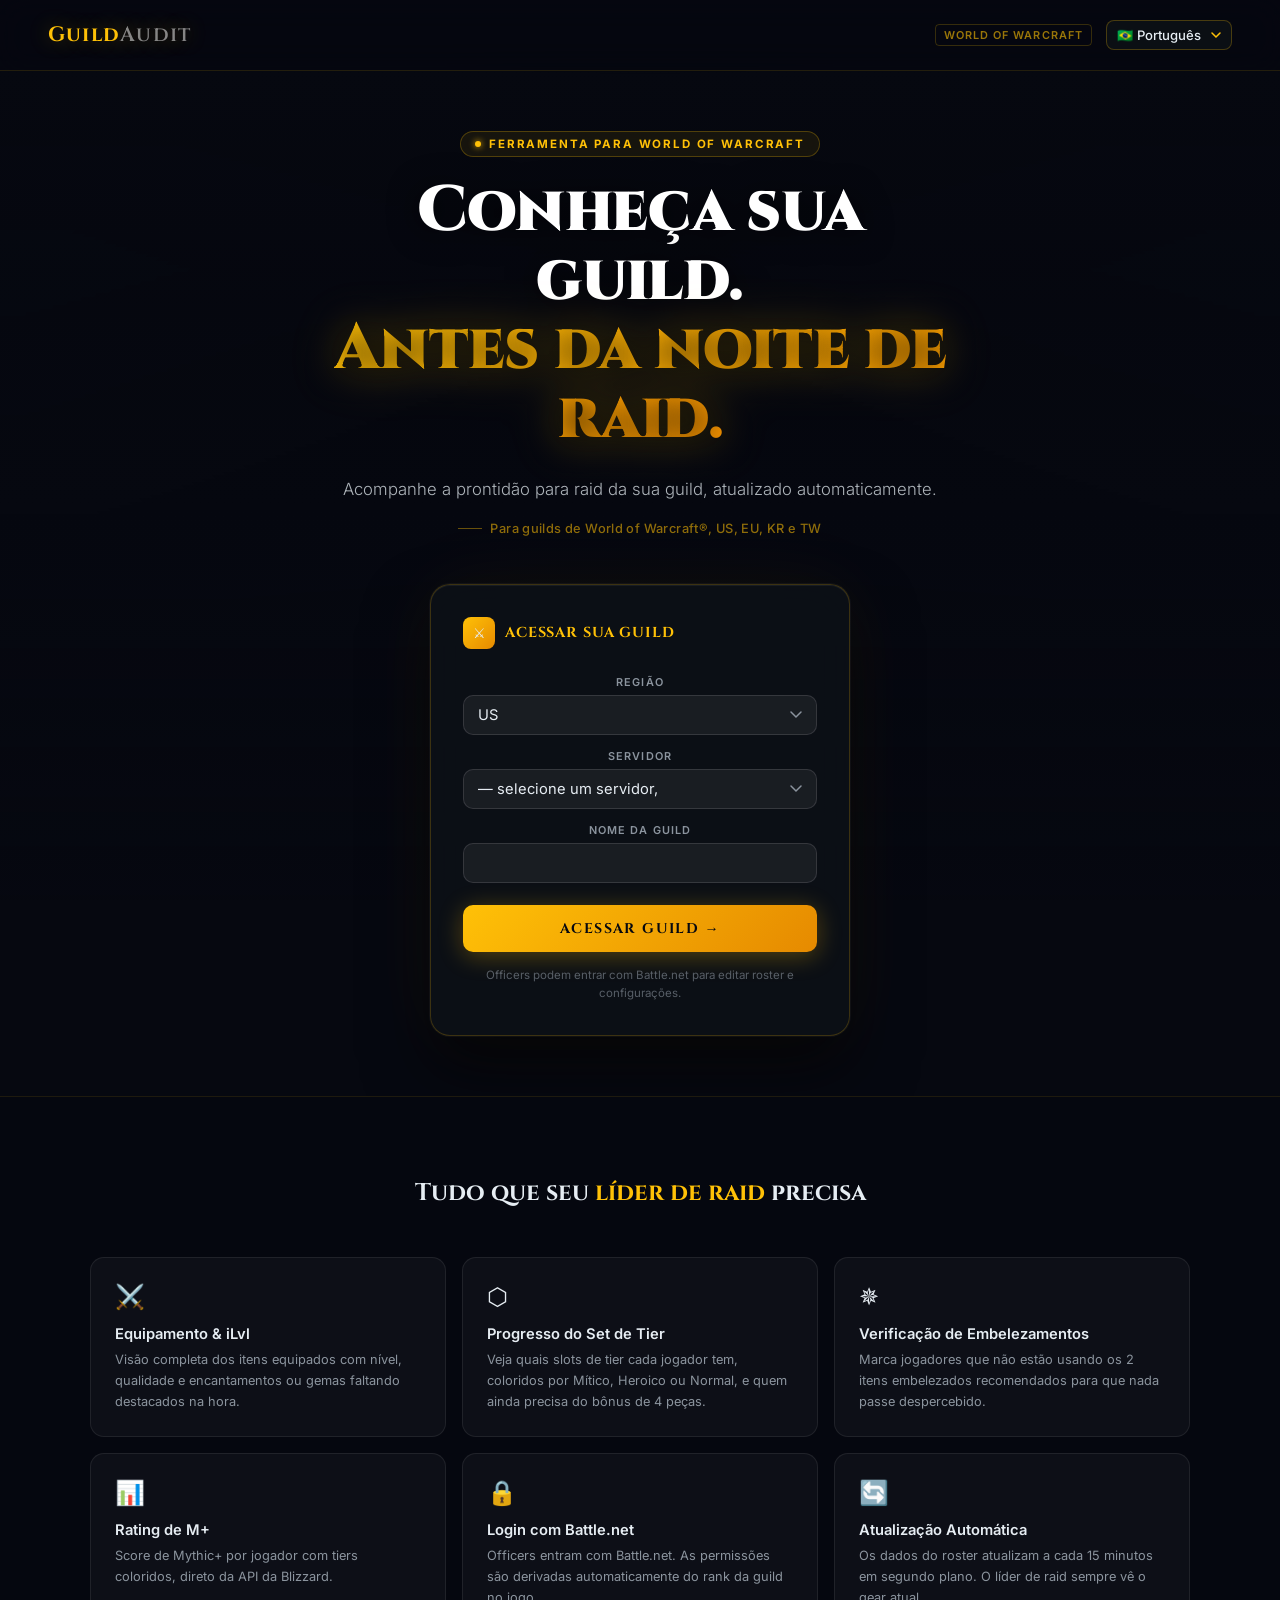
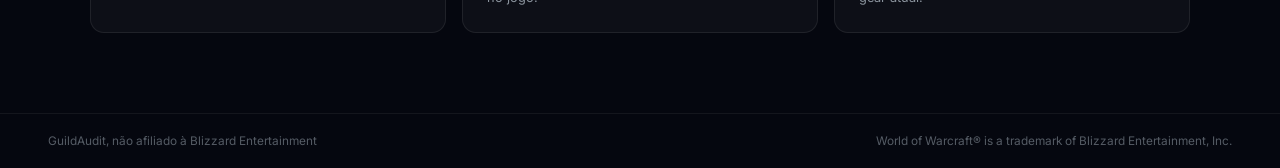
<file: index.html>
<!DOCTYPE html>
<html lang="pt-BR">
<head>
  <meta charset="UTF-8">
  <meta name="viewport" content="width=device-width, initial-scale=1.0">
  <title>GuildAudit, Rastreador de Guild WoW</title>
  <meta name="description" content="Acompanhe a prontidão para raid da sua guild de World of Warcraft.">
  <link rel="icon" href="https://wow.zamimg.com/images/wow/icons/medium/inv_scroll_11.jpg">
  <link rel="preconnect" href="https://fonts.googleapis.com">
  <link rel="preconnect" href="https://fonts.gstatic.com" crossorigin>
  <link href="https://fonts.googleapis.com/css2?family=Cinzel:wght@600;700;900&family=Inter:wght@300;400;500;600&display=swap" rel="stylesheet">
  <style>
    *, *::before, *::after { box-sizing: border-box; margin: 0; padding: 0; }
    :root {
      --bg:#060810; --bg2:#0d1117; --bg3:#161b22; --border:rgba(255,255,255,.1);
      --text:#e6edf3; --dim:#8b949e; --gold:#ffc107; --gold2:#e6a800;
      --red:#f85149; --blue:#58a6ff; --glow:rgba(255,193,7,.15);
    }
    html { scroll-behavior: smooth; }
    body { font-family:'Inter',sans-serif; background:var(--bg); color:var(--text); min-height:100vh; overflow-x:hidden; }

    /* ── Fixed background image ─────────────────────── */
    .bg-hero-img {
      position: fixed;
      inset: 0;
      z-index: 0;
      background: url('https://i.imgur.com/gnMe3lp.png') center center / cover no-repeat;
      pointer-events: none;
    }
    /* Dark gradient overlays for readability */
    .bg-hero-img::after {
      content: '';
      position: absolute;
      inset: 0;
      background:
        linear-gradient(to bottom,
          rgba(6,8,16,.55) 0%,
          rgba(6,8,16,.35) 30%,
          rgba(6,8,16,.55) 65%,
          rgba(6,8,16,.95) 100%
        ),
        radial-gradient(ellipse 70% 50% at 50% 40%, rgba(0,0,0,.2) 0%, transparent 70%);
    }

    /* ── Nav ─────────────────────────────────────────── */
    nav {
      position: relative; z-index: 10;
      display: flex; align-items: center; justify-content: space-between;
      padding: 20px 48px;
      background: rgba(6,8,16,.6);
      backdrop-filter: blur(16px);
      border-bottom: 1px solid rgba(255,193,7,.12);
    }
    .nav-logo {
      font-family: 'Cinzel', serif; font-size: 1.3rem; font-weight: 700;
      color: var(--gold); letter-spacing: .06em; text-decoration: none;
      text-shadow: 0 0 20px rgba(255,193,7,.4);
    }
    .nav-logo span { color: rgba(255,255,255,.5); font-weight: 600; }
    .nav-right { display: flex; align-items: center; gap: 14px; }
    .nav-wow-badge {
      font-size: .68rem; font-weight: 600; letter-spacing: .1em; text-transform: uppercase;
      color: rgba(255,193,7,.6); border: 1px solid rgba(255,193,7,.2);
      border-radius: 4px; padding: 3px 8px;
    }
    .lang-select {
      background: rgba(13,17,23,.9); border: 1px solid rgba(255,193,7,.25);
      border-radius: 8px; padding: 6px 30px 6px 10px;
      color: #e6edf3; font-family: 'Inter', sans-serif;
      font-size: .82rem; font-weight: 500; cursor: pointer;
      outline: none; appearance: none; -webkit-appearance: none;
      background-image: url("data:image/svg+xml,%3Csvg xmlns='http://www.w3.org/2000/svg' width='10' height='7' viewBox='0 0 10 7'%3E%3Cpath d='M1 1l4 4 4-4' stroke='%23ffc107' stroke-width='1.5' fill='none' stroke-linecap='round'/%3E%3C/svg%3E");
      background-repeat: no-repeat; background-position: right 10px center;
      transition: border-color .2s;
    }
    .lang-select:hover, .lang-select:focus { border-color: var(--gold); }
    .lang-select option { background: #0d1117; color: #e6edf3; }

    /* ── Hero ────────────────────────────────────────── */
    .hero {
      position: relative; z-index: 1;
      display: flex;
      flex-direction: column;
      align-items: center;
      justify-content: center;
      min-height: calc(100vh - 65px);
      padding: 60px 48px;
      gap: 48px;
      text-align: center;
    }
    .hero-text {
      max-width: 620px;
    }
    .hero-game-tag {
      display: inline-flex; align-items: center; gap: 8px; margin-left: auto; margin-right: auto;
      font-size: .72rem; font-weight: 700; letter-spacing: .16em; text-transform: uppercase;
      color: var(--gold); margin-bottom: 20px;
      padding: 5px 14px; border: 1px solid rgba(255,193,7,.25);
      border-radius: 20px; background: rgba(255,193,7,.07);
      backdrop-filter: blur(8px);
    }
    .hero-game-tag::before {
      content: ''; display: block; width: 6px; height: 6px;
      border-radius: 50%; background: var(--gold);
      box-shadow: 0 0 6px var(--gold); animation: pulse 2s infinite;
    }
    @keyframes pulse {
      0%, 100% { opacity: 1; transform: scale(1); }
      50% { opacity: .5; transform: scale(.8); }
    }
    .hero h1 {
      font-family: 'Cinzel', serif;
      font-size: clamp(2.6rem, 5vw, 4.2rem);
      font-weight: 900; line-height: 1.08;
      letter-spacing: -.01em;
      color: #fff;
      margin-bottom: 22px;
      text-shadow: 0 2px 30px rgba(0,0,0,.8);
    }
    .hero h1 em {
      font-style: normal;
      background: linear-gradient(135deg, var(--gold) 0%, #ff9800 100%);
      -webkit-background-clip: text; -webkit-text-fill-color: transparent;
      background-clip: text;
      filter: drop-shadow(0 0 20px rgba(255,193,7,.3));
    }
    .hero-sub {
      font-size: 1.05rem; color: rgba(230,237,243,.75); font-weight: 300;
      line-height: 1.75; margin-bottom: 16px;
    }
    .hero-wow-line {
      font-size: .8rem; color: rgba(255,193,7,.55);
      font-weight: 500; letter-spacing: .03em;
      margin-bottom: 0;
      display: flex; align-items: center; justify-content: center; gap: 8px;
    }
    .hero-wow-line::before {
      content: ''; display: block; width: 24px; height: 1px;
      background: rgba(255,193,7,.4);
    }


    /* ── Search Card ─────────────────────────────────── */
    .search-card {
      flex-shrink: 0;
      width: 100%; max-width: 420px;
      background: rgba(13,17,23,.85);
      border: 1px solid rgba(255,193,7,.2);
      border-radius: 20px; padding: 32px;
      box-shadow:
        0 0 0 1px rgba(255,255,255,.04),
        0 32px 64px rgba(0,0,0,.6),
        0 0 80px rgba(255,193,7,.06),
        inset 0 1px 0 rgba(255,255,255,.06);
      backdrop-filter: blur(24px);
    }
    .card-header {
      display: flex; align-items: center; gap: 10px; margin-bottom: 26px;
    }
    .card-header-icon {
      width: 32px; height: 32px;
      background: linear-gradient(135deg, var(--gold), #e68a00);
      border-radius: 8px;
      display: flex; align-items: center; justify-content: center;
      font-size: .9rem; flex-shrink: 0;
    }
    .search-card h2 {
      font-family: 'Cinzel', serif; font-size: .9rem; font-weight: 700;
      color: var(--gold); letter-spacing: .06em; text-transform: uppercase;
    }
    .field { margin-bottom: 14px; }
    .field label {
      display: block; font-size: .68rem; font-weight: 600;
      letter-spacing: .1em; text-transform: uppercase;
      color: var(--dim); margin-bottom: 6px;
    }
    .field select, .field input {
      width: 100%; background: rgba(255,255,255,.06);
      border: 1px solid rgba(255,255,255,.12); border-radius: 10px;
      color: var(--text); font-family: 'Inter', sans-serif; font-size: .92rem; padding: 10px 14px;
      outline: none; transition: border-color .2s, box-shadow .2s, background .2s;
      appearance: none; -webkit-appearance: none;
    }
    .field select {
      background-image: url("data:image/svg+xml,%3Csvg xmlns='http://www.w3.org/2000/svg' width='12' height='8' viewBox='0 0 12 8'%3E%3Cpath d='M1 1l5 5 5-5' stroke='%238b949e' stroke-width='1.5' fill='none' stroke-linecap='round'/%3E%3C/svg%3E");
      background-repeat: no-repeat; background-position: right 14px center; padding-right: 36px;
    }
    .field select:focus, .field input:focus {
      border-color: rgba(255,193,7,.5);
      box-shadow: 0 0 0 3px rgba(255,193,7,.08);
      background: rgba(255,255,255,.09);
    }
    .field select option { background: #0d1117; }
    .field input::placeholder { color: rgba(139,148,158,.5); }
    .btn-go {
      width: 100%; margin-top: 8px; padding: 14px;
      background: linear-gradient(135deg, var(--gold) 0%, #e68a00 100%);
      color: #060810; font-family: 'Cinzel', serif; font-size: .88rem; font-weight: 700;
      letter-spacing: .1em; text-transform: uppercase; border: none; border-radius: 10px;
      cursor: pointer; transition: opacity .2s, transform .15s, box-shadow .2s;
      box-shadow: 0 4px 24px rgba(255,193,7,.3);
    }
    .btn-go:hover { opacity: .92; transform: translateY(-1px); box-shadow: 0 8px 32px rgba(255,193,7,.4); }
    .btn-go:active { transform: translateY(0); }
    .err-msg { display: none; font-size: .78rem; color: var(--red); margin-top: 10px; text-align: center; }
    .err-msg.show { display: block; }
    .search-hint { font-size: .72rem; color: rgba(139,148,158,.6); text-align: center; margin-top: 14px; line-height: 1.6; }
    .search-hint code {
      background: rgba(255,255,255,.07); border: 1px solid rgba(255,255,255,.1);
      border-radius: 3px; padding: 1px 5px; font-size: .7rem; color: #58a6ff;
    }

    /* ── Features ────────────────────────────────────── */
    .features-wrap {
      position: relative; z-index: 1;
      background: rgba(6,8,16,.92);
      border-top: 1px solid rgba(255,193,7,.1);
      padding: 80px 48px 80px;
    }
    .features-inner { max-width: 1100px; margin: 0 auto; }
    .features-title {
      font-family: 'Cinzel', serif; font-size: 1.5rem; font-weight: 700;
      text-align: center; margin-bottom: 48px; color: var(--text);
    }
    .features-title span { color: var(--gold); }
    .feat-grid { display: grid; grid-template-columns: repeat(auto-fit, minmax(270px,1fr)); gap: 16px; }
    .feat-card {
      background: rgba(255,255,255,.035);
      border: 1px solid rgba(255,255,255,.08);
      border-radius: 14px; padding: 24px;
      transition: border-color .2s, transform .2s, box-shadow .2s;
    }
    .feat-card:hover {
      border-color: rgba(255,193,7,.25);
      transform: translateY(-2px);
      box-shadow: 0 8px 32px rgba(0,0,0,.3), 0 0 20px rgba(255,193,7,.04);
    }
    .feat-icon { font-size: 1.5rem; margin-bottom: 14px; display: block; }
    .feat-card h3 { font-size: .92rem; font-weight: 600; color: var(--text); margin-bottom: 6px; }
    .feat-card p { font-size: .8rem; color: var(--dim); line-height: 1.65; }

    /* ── Footer ──────────────────────────────────────── */
    footer {
      position: relative; z-index: 1;
      background: rgba(6,8,16,.98);
      border-top: 1px solid rgba(255,255,255,.06);
      padding: 20px 48px;
      display: flex; align-items: center; justify-content: space-between;
      font-size: .74rem; color: rgba(139,148,158,.6);
      flex-wrap: wrap; gap: 8px;
    }

    /* ── Responsive ──────────────────────────────────── */
    @media (max-width: 900px) {
      .hero { flex-direction: column; align-items: center; text-align: center; padding: 56px 24px; gap: 48px; }
      .hero-text { max-width: 100%; }
      .hero-game-tag { margin: 0 auto 20px; }
      .hero-wow-line { justify-content: center; }
      .search-card { max-width: 100%; }
    }
    @media (max-width: 600px) {
      nav { padding: 16px 20px; }
      .nav-wow-badge { display: none; }
      .features-wrap { padding: 60px 20px; }
      footer { flex-direction: column; text-align: center; padding: 16px 20px; }
    }
  </style>
</head>
<body>

<div class="bg-hero-img"></div>

<nav>
  <a class="nav-logo" href="/">Guild<span>Audit</span></a>
  <div class="nav-right">
    <span class="nav-wow-badge">World of Warcraft</span>
    <select class="lang-select" id="lang-select" onchange="setLang(this.value)">
      <option value="pt-BR">🇧🇷 Português</option>
      <option value="en">🇺🇸 English</option>
    </select>
  </div>
</nav>

<section class="hero">
  <div class="hero-text">
    <div class="hero-game-tag" data-i18n="game-tag">World of Warcraft Guild Tool</div>
    <h1 data-i18n-html="h1">Conheça sua guild.<br><em>Antes da noite de raid.</em></h1>
    <p class="hero-sub" data-i18n="sub">
      Acompanhe equipamentos, encantamentos, gemas, sets de tier, ratings de M+ e embelezamentos
      de cada membro da sua guild, atualizado automaticamente.
    </p>
    <div class="hero-wow-line" data-i18n="wow-line">
      Para guilds de World of Warcraft®, US, EU, KR e TW
    </div>

  </div>

  <div class="search-card">
    <div class="card-header">
      <div class="card-header-icon">⚔</div>
      <h2 data-i18n="card-title">Acessar sua guild</h2>
    </div>

    <div class="field">
      <label data-i18n="label-region">Região</label>
      <select id="inp-region">
        <option value="us">US</option>
        <option value="eu">EU</option>
        <option value="kr">KR</option>
        <option value="tw">TW</option>
      </select>
    </div>

    <div class="field">
      <label data-i18n="label-realm">Servidor</label>
      <select id="inp-realm" onchange="onRealmChange()">
        <option value="" data-i18n="label-realm-placeholder">— selecione um servidor,</option>
      </select>
    </div>

    <div class="field">
      <label data-i18n="label-guild">Nome da guild</label>
      <input type="text" id="inp-guild" placeholder="" spellcheck="false" autocomplete="off">
    </div>

    <button class="btn-go" onclick="goToGuild()" data-i18n="btn">Acessar Guild →</button>
    <div class="err-msg" id="err-msg" data-i18n="err">Preencha o servidor e o nome da guild.</div>

    <p class="search-hint" data-i18n-html="hint">
      Officers podem entrar com Battle.net para editar roster e configurações.
    </p>
  </div>
</section>

<div class="features-wrap">
  <div class="features-inner">
    <h2 class="features-title" data-i18n-html="feat-title">Tudo que seu <span>líder de raid</span> precisa</h2>
    <div class="feat-grid">
      <div class="feat-card">
        <span class="feat-icon">⚔️</span>
        <h3 data-i18n="f1-title">Equipamento & iLvl</h3>
        <p data-i18n="f1-desc">Visão completa dos itens equipados com nível, qualidade e encantamentos ou gemas faltando destacados na hora.</p>
      </div>
      <div class="feat-card">
        <span class="feat-icon">⬡</span>
        <h3 data-i18n="f2-title">Progresso do Set de Tier</h3>
        <p data-i18n="f2-desc">Veja quais slots de tier cada jogador tem, coloridos por Mítico, Heroico ou Normal, e quem ainda precisa do bônus de 4 peças.</p>
      </div>
      <div class="feat-card">
        <span class="feat-icon">✵</span>
        <h3 data-i18n="f3-title">Verificação de Embelezamentos</h3>
        <p data-i18n="f3-desc">Marca jogadores que não estão usando os 2 itens embelezados recomendados para que nada passe despercebido.</p>
      </div>
      <div class="feat-card">
        <span class="feat-icon">📊</span>
        <h3 data-i18n="f4-title">Rating de M+</h3>
        <p data-i18n="f4-desc">Score de Mythic+ por jogador com tiers coloridos, direto da API da Blizzard.</p>
      </div>
      <div class="feat-card">
        <span class="feat-icon">🔒</span>
        <h3 data-i18n="f5-title">Login com Battle.net</h3>
        <p data-i18n="f5-desc">Officers entram com Battle.net. As permissões são derivadas automaticamente do rank da guild no jogo.</p>
      </div>
      <div class="feat-card">
        <span class="feat-icon">🔄</span>
        <h3 data-i18n="f6-title">Atualização Automática</h3>
        <p data-i18n="f6-desc">Os dados do roster atualizam a cada 15 minutos em segundo plano. O líder de raid sempre vê o gear atual.</p>
      </div>
    </div>
  </div>
</div>

<footer>
  <span data-i18n="footer1">GuildAudit, não afiliado à Blizzard Entertainment</span>
  <span>World of Warcraft® is a trademark of Blizzard Entertainment, Inc.</span>
</footer>

<script>
var STRINGS = {
  'pt-BR': {
    'game-tag':   'Ferramenta para World of Warcraft',
    'h1':         'Conheça sua guild.<br><em>Antes da noite de raid.</em>',
    'sub':        'Acompanhe a prontidão para raid da sua guild, atualizado automaticamente.',
    'wow-line':   'Para guilds de World of Warcraft®, US, EU, KR e TW',
    'card-title': 'Acessar sua guild',
    'label-region':'Região',
    'label-realm': 'Servidor',
    'label-realm-placeholder': '— selecione um servidor,',
    'label-guild': 'Nome da guild',
    'btn':         'Acessar Guild →',
    'err':         'Preencha o servidor e o nome da guild.',
    'hint':        'Officers podem entrar com Battle.net para editar roster e configurações.',
    'feat-title':  'Tudo que seu <span>líder de raid</span> precisa',
    'f1-title': 'Equipamento & iLvl',
    'f1-desc':  'Visão completa dos itens equipados com nível, qualidade e encantamentos ou gemas faltando destacados na hora.',
    'f2-title': 'Progresso do Set de Tier',
    'f2-desc':  'Veja quais slots de tier cada jogador tem, coloridos por Mítico, Heroico ou Normal, e quem ainda precisa do bônus de 4 peças.',
    'f3-title': 'Verificação de Embelezamentos',
    'f3-desc':  'Marca jogadores que não estão usando os 2 itens embelezados recomendados para que nada passe despercebido.',
    'f4-title': 'Rating de M+',
    'f4-desc':  'Score de Mythic+ por jogador com tiers coloridos, direto da API da Blizzard.',
    'f5-title': 'Login com Battle.net',
    'f5-desc':  'Officers entram com Battle.net. As permissões são derivadas automaticamente do rank da guild no jogo.',
    'f6-title': 'Atualização Automática',
    'f6-desc':  'Os dados do roster atualizam a cada 15 minutos em segundo plano. O líder de raid sempre vê o gear atual.',
    'footer1':  'GuildAudit, não afiliado à Blizzard Entertainment',
  },
  en: {
    'game-tag':   'World of Warcraft Guild Tool',
    'h1':         'Know your guild.<br><em>Before raid night.</em>',
    'sub':        'Track gear, enchants, gems, tier sets, M+ ratings and embellishments for every member of your WoW guild, updated automatically.',
    'wow-line':   'For World of Warcraft® guilds, US, EU, KR and TW',
    'card-title': 'Access your guild',
    'label-region':'Region',
    'label-realm': 'Realm',
    'label-realm-placeholder': '— select a realm,',
    'label-guild': 'Guild name',
    'btn':         'Access Guild →',
    'err':         'Please fill in realm and guild name.',
    'hint':        'Officers can log in with Battle.net to edit roster and settings.',
    'feat-title':  'Everything your <span>raid lead</span> needs',
    'f1-title': 'Gear & iLvl Tracking',
    'f1-desc':  'Full equipment breakdown with item level, quality tiers and missing enchants or gems highlighted instantly.',
    'f2-title': 'Tier Set Progress',
    'f2-desc':  'See which tier slots each player has, colored by Mythic, Heroic or Normal, and who still needs the 4pc bonus.',
    'f3-title': 'Embellishment Check',
    'f3-desc':  "Flags players who aren't running the recommended 2 embellished items, so nothing slips through the cracks.",
    'f4-title': 'M+ Ratings',
    'f4-desc':  'Mythic+ score per player with color-coded tiers, straight from the Blizzard API.',
    'f5-title': 'Battle.net Login',
    'f5-desc':  'Officers log in with Battle.net. Permissions are derived from your in-game guild rank automatically.',
    'f6-title': 'Auto-refresh',
    'f6-desc':  'Roster data refreshes every 15 minutes in the background. Your raid lead always sees current gear.',
    'footer1':  'GuildAudit, not affiliated with Blizzard Entertainment',
  }
};

var currentLang = localStorage.getItem('ga_lang') || 'pt-BR';

function applyLang(lang) {
  var s = STRINGS[lang];
  document.documentElement.lang = lang === 'pt-BR' ? 'pt-BR' : 'en';
  document.title = lang === 'pt-BR'
    ? 'GuildAudit, Rastreador de Guild WoW'
    : 'GuildAudit, WoW Guild Tracker';

  document.querySelectorAll('[data-i18n]').forEach(function(el) {
    var key = el.getAttribute('data-i18n');
    if (s && s[key] !== undefined) el.textContent = s[key];
  });
  document.querySelectorAll('[data-i18n-html]').forEach(function(el) {
    var key = el.getAttribute('data-i18n-html');
    if (s && s[key] !== undefined) el.innerHTML = s[key];
  });

  var ls = document.getElementById('lang-select');
  if (ls) ls.value = lang;

  // Update realm placeholder
  var ph = document.querySelector('#inp-realm option[value=""]');
  if (ph) ph.textContent = s['label-realm-placeholder'] || '—';
}

function setLang(newLang) {
  currentLang = newLang;
  localStorage.setItem('ga_lang', currentLang);
  applyLang(currentLang);
}

// ── Realms per region ──────────────────────────────────
var REALMS = {
  us: ["Aegwynn","Agamaggan","Aggramar","Akama","Alexstrasza","Alleria","Altar of Storms","Alterac Mountains","Aman'Thul","Andorhal","Anetheron","Anub'arak","Antonidas","Anvilmar","Arathor","Archimonde","Area 52","Argent Dawn","Arthas","Arygos","Auchindoun","Azgalor","Azjol-Nerub","Azralon","Azshara","Azuremyst","Baelgun","Balnazzar","Black Dragonflight","Blackhand","Blackrock","Blackwater Raiders","Blackwing Lair","Blade's Edge","Bladefist","Bleeding Hollow","Blood Furnace","Bloodhoof","Bloodscalp","Bonechewer","Borean Tundra","Boulderfist","Bronze Dragonflight","Bronzebeard","Burning Blade","Burning Legion","Caelestrasz","Cairne","Cenarion Circle","Cenarion Expedition","Cenarius","Cho'gall","Chromaggus","Coilfang","Crushridge","Daggerspine","Dalaran","Dalvengyr","Dark Iron","Darkspear","Darrowmere","Dawnbringer","Deathwing","Demon Soul","Dentarg","Destromath","Dethecus","Detheroc","Doomhammer","Draenor","Dragonblight","Dragonmaw","Drak'Tharon","Drak'thul","Dreadmaul","Drenden","Dunemaul","Durotan","Duskwood","Earthen Ring","Echo Isles","Eitrigg","Eldre'Thalas","Elune","Emerald Dream","Eonar","Eredar","Executus","Exodar","Farstriders","Feathermoon","Fenris","Fizzcrank","Frostmane","Frostmourne","Frostwolf","Galakrond","Gallywix","Garona","Garrosh","Ghostlands","Gilneas","Gnomeregan","Goldrinn","Gordunni","Greymane","Grizzly Hills","Gul'dan","Gundrak","Gurubashi","Hakkar","Haomarush","Hellscream","Hydraxis","Hyjal","Icecrown","Illidan","Jaedenar","Jubei'Thos","Kael'thas","Kalecgos","Kargath","Kel'Thuzad","Khadgar","Khaz Modan","Khaz'goroth","Kil'jaeden","Kilrogg","Kirin Tor","Korgath","Kul Tiras","Laughing Skull","Lethon","Lightbringer","Lightning's Blade","Lightninghoof","Llane","Lothar","Lunar Falls","Madoran","Maelstrom","Magtheridon","Maiev","Mal'Ganis","Malfurion","Malorne","Malygos","Mannoroth","Medivh","Misha","Mok'Nathal","Moon Guard","Moonrunner","Mug'thol","Muradin","Nazgrel","Nazjatar","Neltharion","Nemesis","Ner'zhul","Nesingwary","Nightfall","Norgannon","Onyxia","Perenolde","Proudmoore","Quel'dorei","Quel'Thalas","Ragnaros","Ravencrest","Ravenholdt","Rexxar","Rivendare","Runetotem","Sargeras","Saurfang","Scarlet Crusade","Sen'jin","Sentinels","Shadow Council","Shadowmoon","Shadowsong","Shattered Halls","Shattered Hand","Silver Hand","Silvermoon","Sisters of Elune","Skullcrusher","Skywall","Smolderthorn","Spinebreaker","Spirestone","Staghelm","Steamwheedle Cartel","Stonemaul","Stormrage","Stormreaver","Stormscale","Suramar","Tanaris","Terenas","Terokkar","Thaurissan","The Forgotten Coast","The Underbog","The Venture Co","Thorium Brotherhood","Thunderhorn","Thunderlord","Tichondrius","Tirion","Tortheldrin","Trollbane","Turalyon","Twisting Nether","Tygris","Uldaman","Uldum","Undermine","Ursin","Uther","Vashj","Vek'nilash","Velen","Warsong","Whisperwind","Wildhammer","Windrunner","Winterhoof","Wyrmrest Accord","Ysera","Ysondre","Zangarmarsh","Zul'jin","Zuluhed"],
  eu: ["Aegwynn","Aerie Peak","Agamaggan","Aggra (Português)","Aggramar","Ahn'Qiraj","Al'Akir","Alexstrasza","Alleria","Alonsus","Aman'Thul","Ambossar","Anachronos","Anetheron","Antonidas","Anub'arak","Anvilmar","Arathor","Archimonde","Area 52","Argent Dawn","Arthas","Arygos","Aszune","Auchindoun","Azjol-Nerub","Azshara","Azuregos","Azuremyst","Baelgun","Balnazzar","Black Dragonflight","Blackhand","Blackmoore","Blackrock","Blackscar","Blade's Edge","Bladefist","Bloodfeather","Bloodhoof","Bloodscalp","Blutkessel","Boulderfist","Bronze Dragonflight","Bronzebeard","Burning Blade","Burning Legion","Burning Steppes","C'Thun","Chamber of Aspects","Chants éternels","Cho'gall","Chromaggus","Confrérie du Thorium","Conseil des Ombres","Crushridge","Culte de la Rive noire","Daggerspine","Dalaran","Dalvengyr","Dark Iron","Darkspear","Das Konsortium","Das Syndikat","Deathguard","Deathweaver","Deathwing","Defias Brotherhood","Dentarg","Der Mithrilorden","Der Rat von Dalaran","Destromath","Dethecus","Die Aldor","Die Arguswacht","Die ewige Wacht","Die Nachtwache","Die Silberne Hand","Die Todeskrallen","Doomhammer","Draenor","Dragonblight","Dragonmaw","Drak'thul","Drek'Thar","Dun Morogh","Durotan","Earthen Ring","Echo Isles","Eitrigg","Eldre'Thalas","Elune","Emerald Dream","Eonar","Eredar","Executus","Exodar","Festung der Stürme","Forscherliga","Frostmane","Frostmourne","Frostwolf","Garona","Garrosh","Genjuros","Ghostlands","Gilneas","Goldrinn","Grim Batol","Gul'dan","Hakkar","Hellfire","Hellscream","Hyjal","Icecrown","Illidan","Jaedenar","Kael'thas","Karazhan","Kargath","Kel'Thuzad","Khadgar","Khaz Modan","Kil'jaeden","Kilrogg","Kirin Tor","Krag'jin","Krasus","Kult der Verdammten","La Croisade écarlate","Les Clairvoyants","Les Sentinelles","Lightbringer","Lightning's Blade","Lordaeron","Los Errantes","Lothar","Madmortem","Magtheridon","Maiev","Mal'Ganis","Malfurion","Malorne","Malygos","Mannoroth","Marécage de Zangar","Medivh","Minahonda","Moonglade","Muradin","Nathrezim","Naxxramas","Nazjatar","Nefarian","Nemesis","Ner'zhul","Nera'thor","Nethersturm","Nordrassil","Norgannon","Nozdormu","Onyxia","Outland","Perenolde","Proudmoore","Quel'Thalas","Ragnaros","Ravencrest","Ravenholdt","Rexxar","Runetotem","Sargeras","Saurfang","Scarshield Legion","Sen'jin","Sentinels","Shadow Council","Shadowmoon","Shadowsong","Shattered Halls","Shattered Hand","Silvermoon","Sinstralis","Sisters of Elune","Skullcrusher","Skywall","Spinebreaker","Spirestone","Steamwheedle Cartel","Stormrage","Stormreaver","Stormscale","Sunstrider","Suramar","Sylvanas","Taerar","Talnivarr","Tarren Mill","Terenas","Terokkar","Terrordar","The Maelstrom","The Sha'tar","The Venture Co","Theradras","Thrall","Thunderhorn","Tichondrius","Tirion","Tortheldrin","Trollbane","Turalyon","Twilight's Hammer","Twisting Nether","Tyrande","Uldaman","Uldum","Un'Goro","Undermine","Vashj","Vek'lor","Vek'nilash","Velen","Vol'jin","Wildhammer","Windrunner","Wrathbringer","Xavius","Ysera","Zenedar","Zirkel des Cenarius","Zul'jin","Zuluhed"],
  kr: ["가로나","굴단","데스윙","렉사르","불타는 군단","세나리우스","아즈샤라","윈드러너","울두아르","지울진","칼렉고스","킬제덴"],
  tw: ["世界之樹","冰霜之刃","地獄吼","夜空之歌","宇宙之心","巨龍之喉","末日之觸","水晶之刺","狂熱之刃","聖光之願","銀翼要塞","阿薩斯","骨槌"]
};

function populateRealms() {
  var region = document.getElementById('inp-region').value;
  var sel    = document.getElementById('inp-realm');
  var prev   = sel.value;
  var isPT   = (localStorage.getItem('ga_lang') === 'pt-BR');
  var placeholder = isPT ? '— selecione um servidor,' : '— select a realm,';
  sel.innerHTML = '<option value="">' + placeholder + '</option>';
  var list = REALMS[region] || [];
  list.forEach(function(r) {
    var opt = document.createElement('option');
    opt.value = r.toLowerCase().replace(/\s+/g,'-').replace(/[^a-z0-9-]/g,'');
    opt.textContent = r;
    if (opt.value === prev) opt.selected = true;
    sel.appendChild(opt);
  });
}

function onRealmChange() { /* used by onchange */ }

document.getElementById('inp-region').addEventListener('change', populateRealms);

// Pre-fill from last visit
(function() {
  var last = localStorage.getItem('ga_last_guild');
  if (last) {
    try {
      var p = last.split(':');
      if (p[0]) document.getElementById('inp-region').value = p[0];
      populateRealms();
      if (p[1]) document.getElementById('inp-realm').value  = p[1];
      if (p[2]) document.getElementById('inp-guild').value  = p[2];
    } catch(e) {}
  } else {
    populateRealms();
  }
  applyLang(currentLang);
})();

function goToGuild() {
  var region = document.getElementById('inp-region').value.trim().toLowerCase();
  var realm  = (document.getElementById('inp-realm').value || '').trim().toLowerCase().replace(/\s+/g, '-');
  var guild  = document.getElementById('inp-guild').value.trim().toLowerCase().replace(/\s+/g, '-');
  var err    = document.getElementById('err-msg');
  if (!realm || !guild) { err.classList.add('show'); return; }
  err.classList.remove('show');
  localStorage.setItem('ga_last_guild', region + ':' + realm + ':' + guild);
  var pathParts = window.location.pathname.replace(/\/+$/, '').split('/').filter(Boolean);
  var basePath  = pathParts.length >= 1 ? '/' + pathParts[0] : '';
  window.location.href = basePath + '/guild.html?guild=' + region + '/' + realm + '/' + guild;
}

document.getElementById('inp-guild').addEventListener('keydown', function(e) {
  if (e.key === 'Enter') goToGuild();
});
</script>

</body>
</html>
</file>
